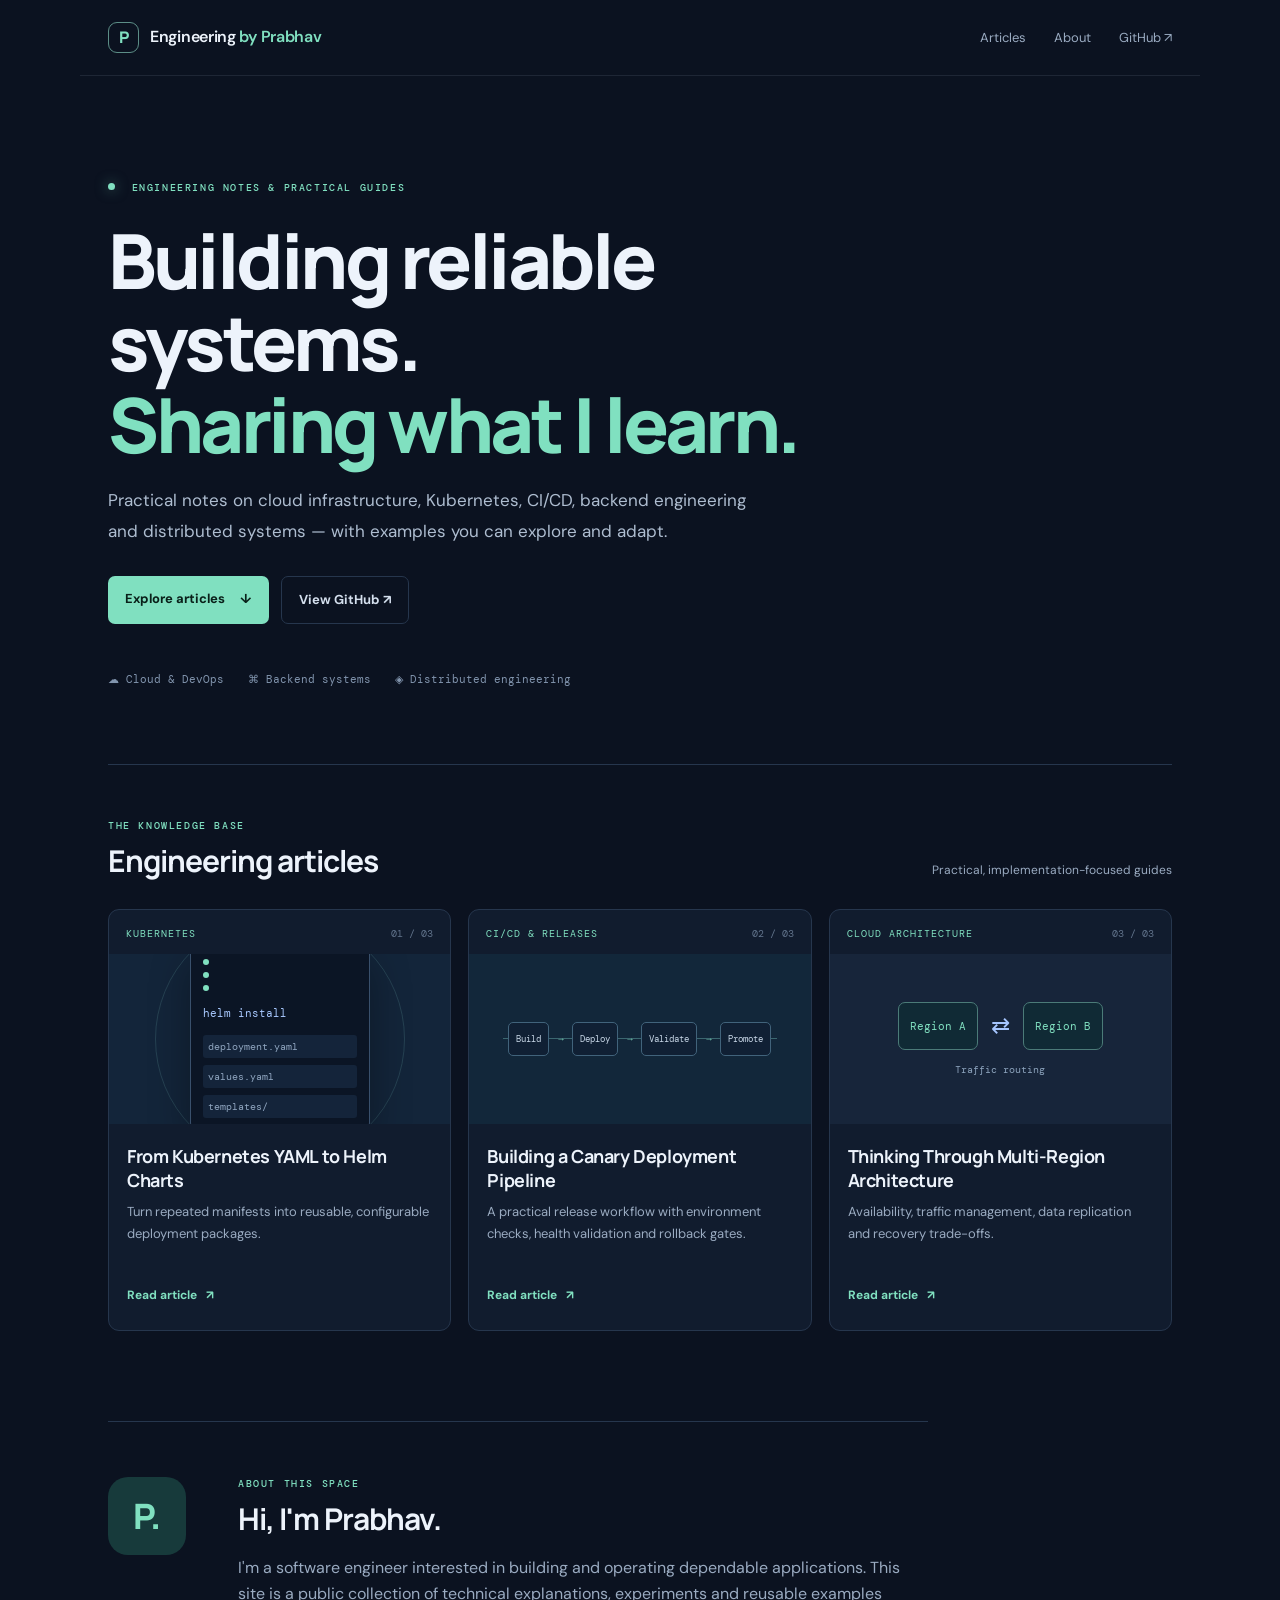
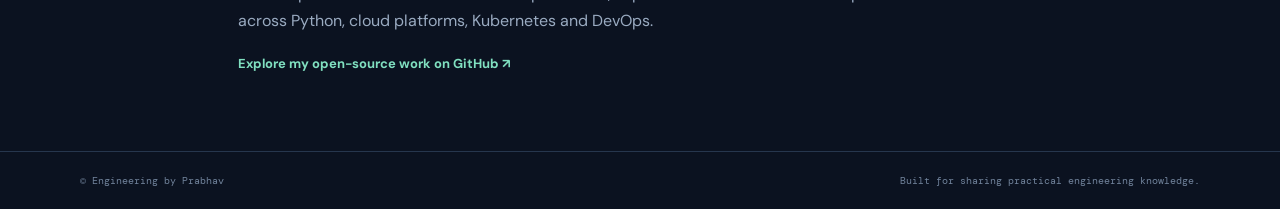
<file: index.html>
<!doctype html>
<html lang="en">
<head>
  <meta charset="utf-8">
  <meta name="viewport" content="width=device-width, initial-scale=1">
  <meta name="description" content="Prabhav Mishra's engineering notes on Kubernetes, cloud infrastructure, backend systems and practical software engineering.">
  <meta name="theme-color" content="#0b1220">
  <title>Engineering by Prabhav</title>
  <link rel="stylesheet" href="assets/style.css">
</head>
<body>
<header class="site-header">
  <a class="brand" href="index.html"><span class="brand-mark">P</span><span>Engineering <b>by Prabhav</b></span></a>
  <nav><a href="#articles">Articles</a><a href="#about">About</a><a href="https://github.com/arson19" target="_blank" rel="noreferrer">GitHub ↗</a></nav>
</header>
<main>
  <section class="hero">
    <div class="eyebrow"><span class="pulse"></span> ENGINEERING NOTES & PRACTICAL GUIDES</div>
    <h1>Building reliable systems.<br><em>Sharing what I learn.</em></h1>
    <p class="hero-copy">Practical notes on cloud infrastructure, Kubernetes, CI/CD, backend engineering and distributed systems — with examples you can explore and adapt.</p>
    <div class="hero-actions"><a class="button primary" href="#articles">Explore articles <span>↓</span></a><a class="button secondary" href="https://github.com/arson19" target="_blank" rel="noreferrer">View GitHub ↗</a></div>
    <div class="hero-meta"><span>☁ Cloud & DevOps</span><span>⌘ Backend systems</span><span>◈ Distributed engineering</span></div>
  </section>
  <section class="section" id="articles">
    <div class="section-heading"><div><div class="eyebrow">THE KNOWLEDGE BASE</div><h2>Engineering articles</h2></div><span class="section-note">Practical, implementation-focused guides</span></div>
    <div class="article-grid">
      <a class="article-card featured" href="articles/kubernetes-yaml-to-helm.html">
        <div class="card-top"><span class="tag">KUBERNETES</span><span class="card-index">01 / 03</span></div>
        <div class="card-art helm-art"><div class="art-window"><i></i><i></i><i></i><b>helm install</b><span>deployment.yaml</span><span>values.yaml</span><span>templates/</span></div><div class="art-orbit"></div></div>
        <div class="card-body"><h3>From Kubernetes YAML to Helm Charts</h3><p>Turn repeated manifests into reusable, configurable deployment packages.</p><span class="read-link">Read article <b>↗</b></span></div>
      </a>
      <a class="article-card" href="articles/canary-deployment-pipeline.html">
        <div class="card-top"><span class="tag">CI/CD & RELEASES</span><span class="card-index">02 / 03</span></div>
        <div class="card-art pipeline-art"><div class="pipeline"><span>Build</span><b>→</b><span>Deploy</span><b>→</b><span>Validate</span><b>→</b><span>Promote</span></div><div class="pipeline-line"></div></div>
        <div class="card-body"><h3>Building a Canary Deployment Pipeline</h3><p>A practical release workflow with environment checks, health validation and rollback gates.</p><span class="read-link">Read article <b>↗</b></span></div>
      </a>
      <a class="article-card" href="articles/multi-region-architecture.html">
        <div class="card-top"><span class="tag">CLOUD ARCHITECTURE</span><span class="card-index">03 / 03</span></div>
        <div class="card-art region-art"><div class="region-node node-a">Region A</div><div class="region-link">⇄</div><div class="region-node node-b">Region B</div><div class="region-cloud">Traffic routing</div></div>
        <div class="card-body"><h3>Thinking Through Multi-Region Architecture</h3><p>Availability, traffic management, data replication and recovery trade-offs.</p><span class="read-link">Read article <b>↗</b></span></div>
      </a>
    </div>
  </section>
  <section class="about" id="about">
    <div class="about-mark">P.</div><div><div class="eyebrow">ABOUT THIS SPACE</div><h2>Hi, I'm Prabhav.</h2><p>I'm a software engineer interested in building and operating dependable applications. This site is a public collection of technical explanations, experiments and reusable examples across Python, cloud platforms, Kubernetes and DevOps.</p><a class="text-link" href="https://github.com/arson19" target="_blank" rel="noreferrer">Explore my open-source work on GitHub ↗</a></div>
  </section>
</main>
<footer><span>© Engineering by Prabhav</span><span>Built for sharing practical engineering knowledge.</span></footer>
</body>
</html>
</file>
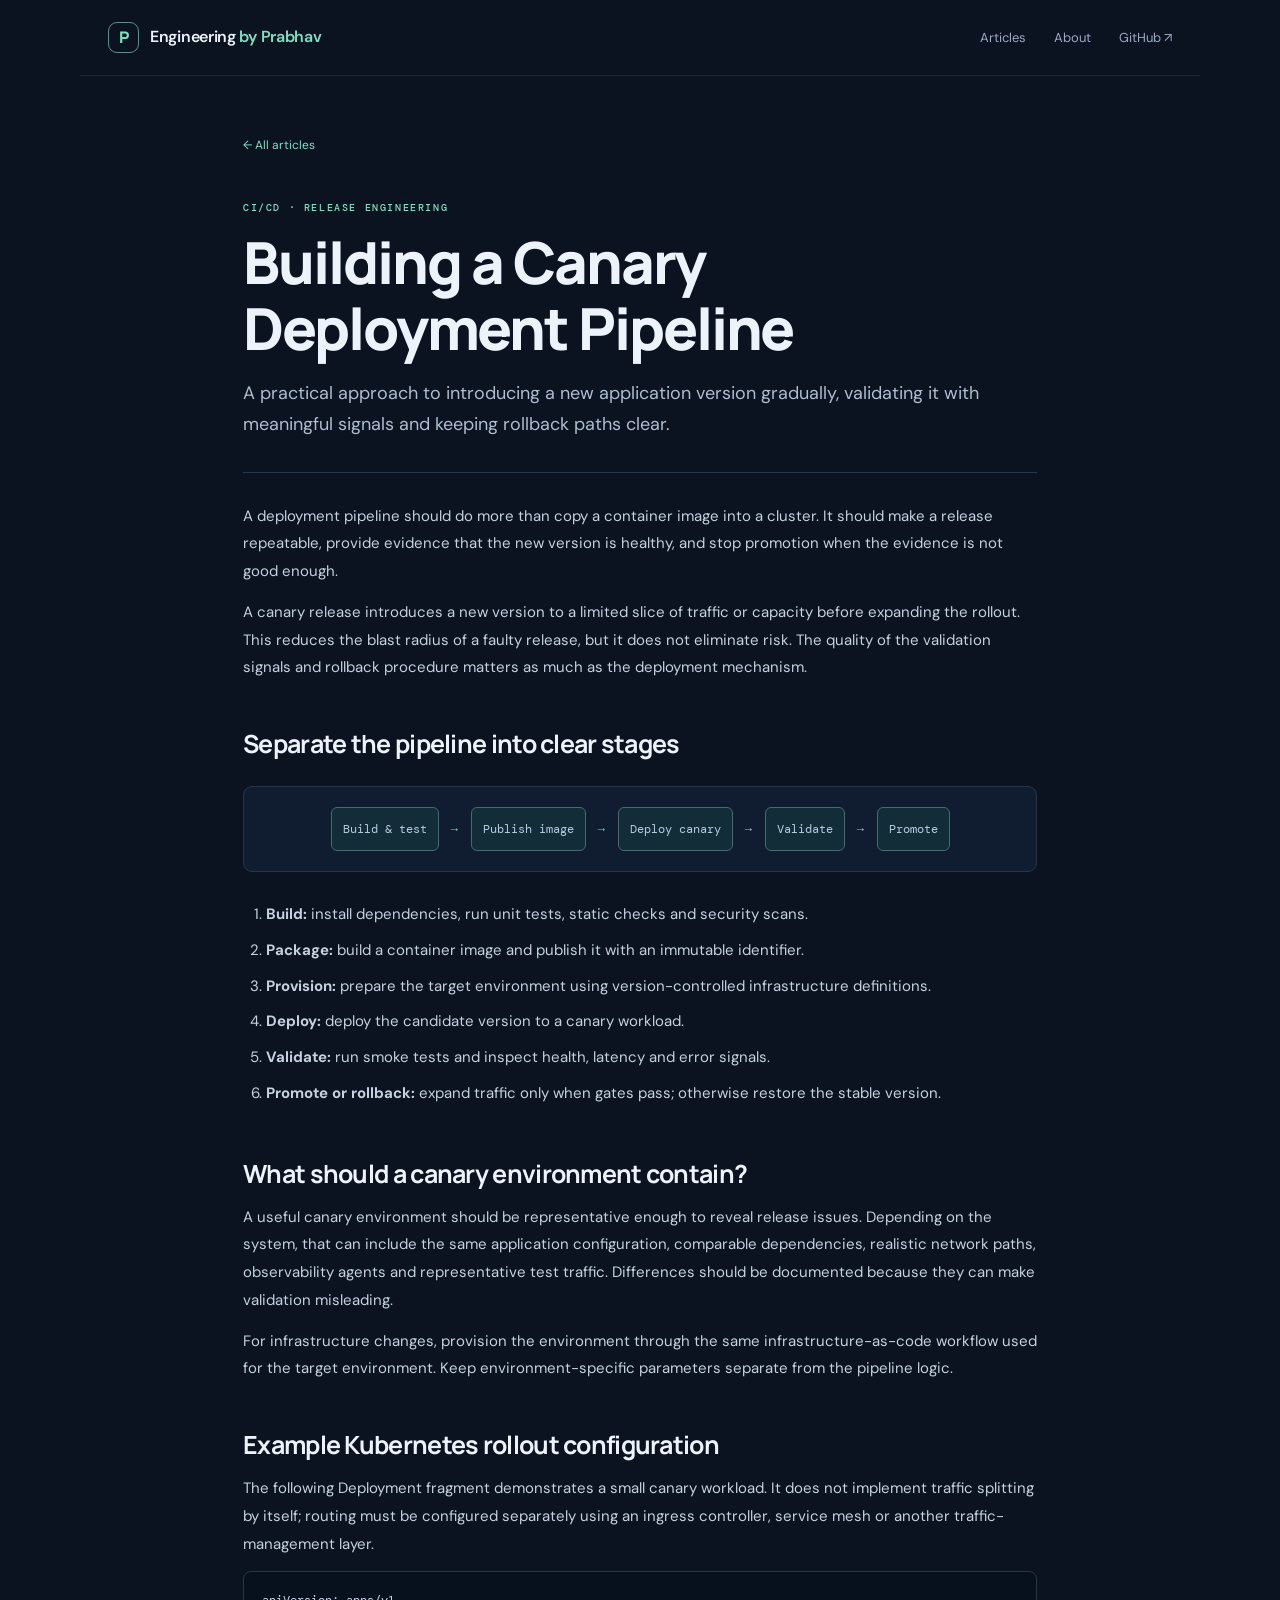
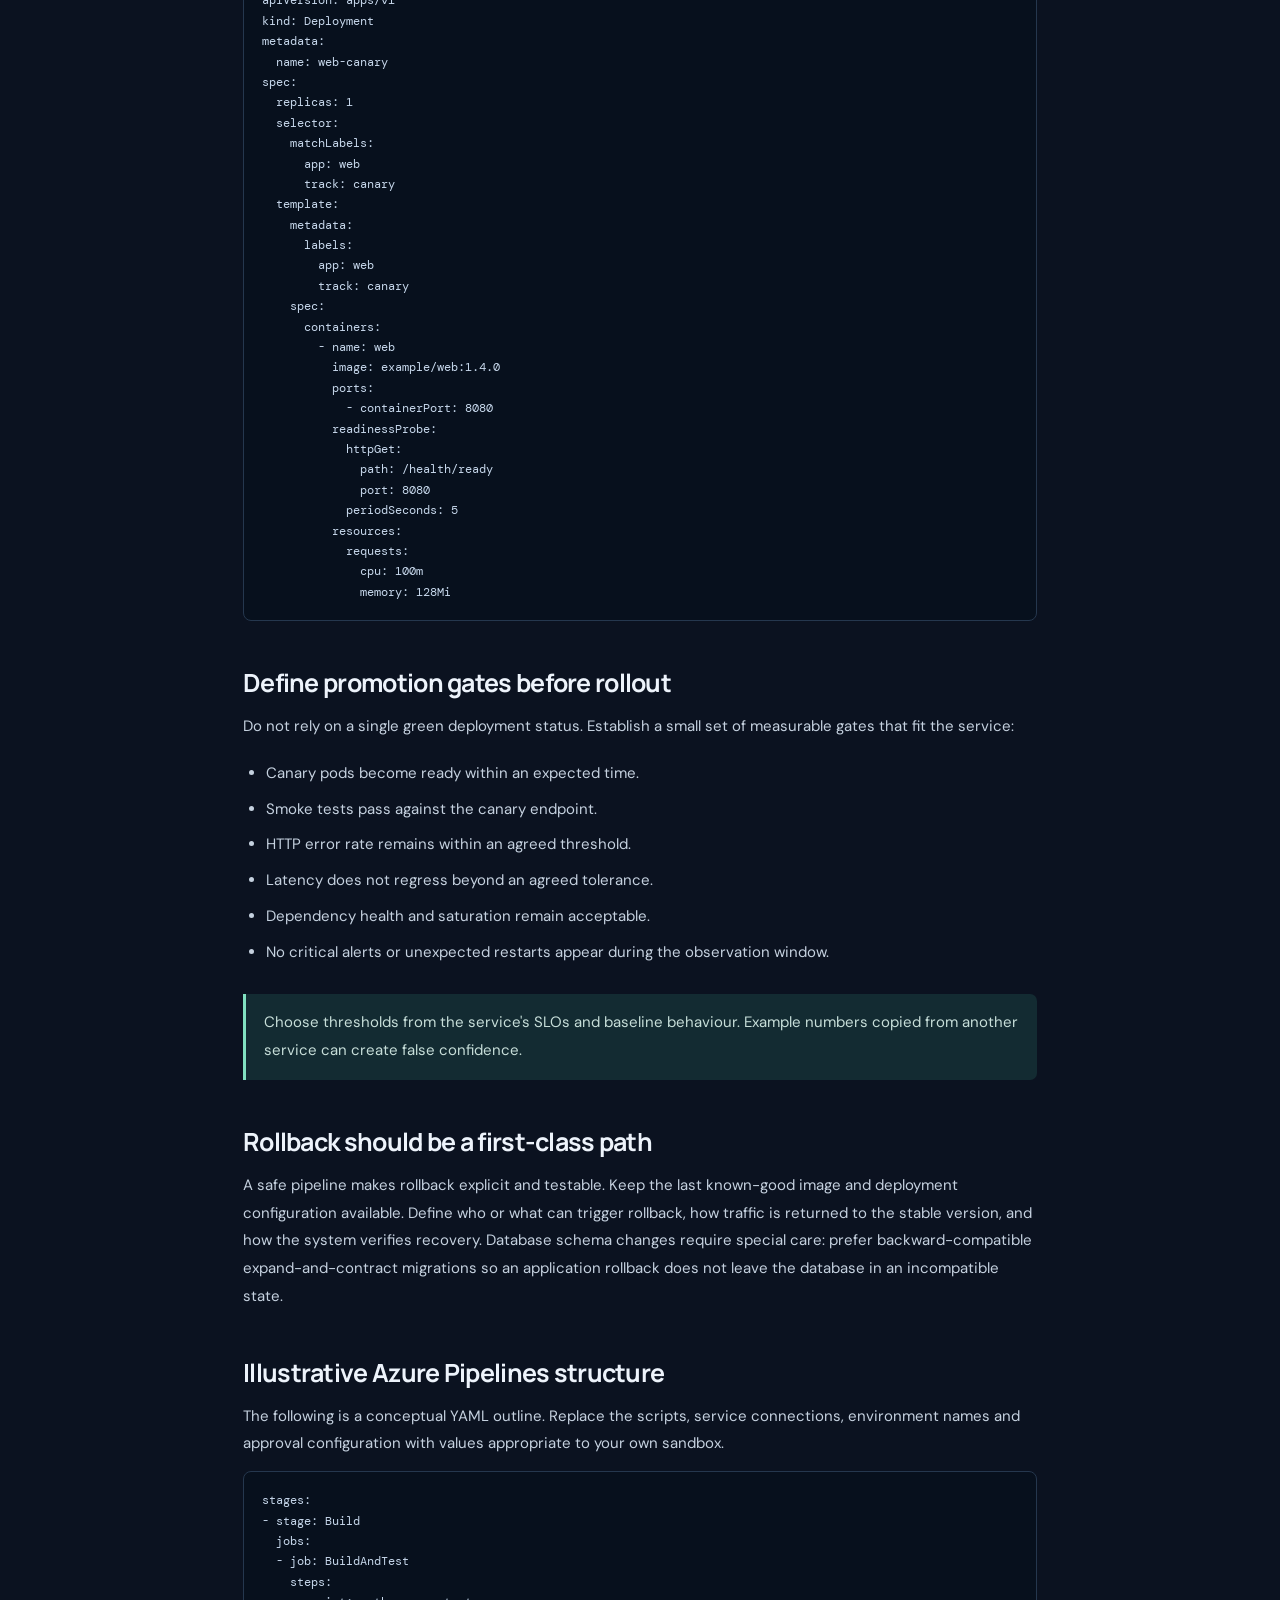
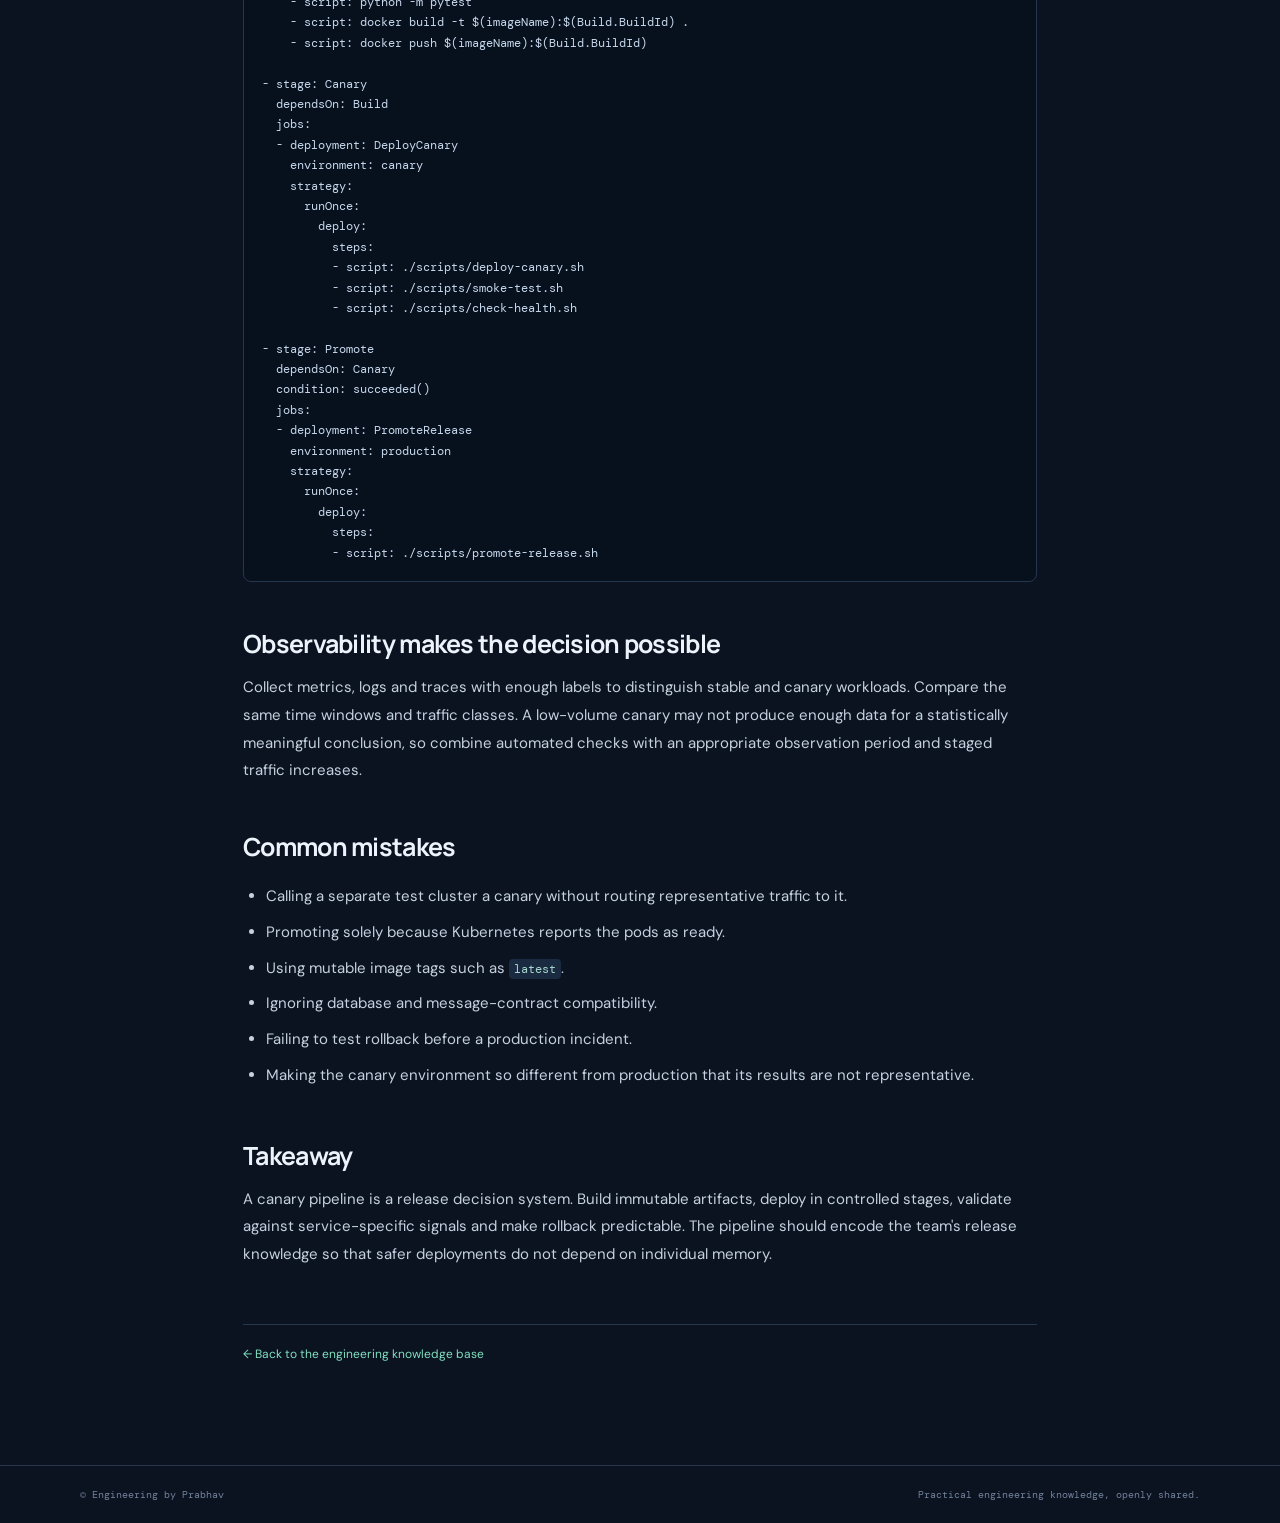
<file: articles/canary-deployment-pipeline.html>
<!doctype html>
<html lang="en"><head><meta charset="utf-8"><meta name="viewport" content="width=device-width, initial-scale=1"><meta name="description" content="Design a canary deployment workflow with staged rollout, validation gates and rollback."><title>Building a Canary Deployment Pipeline | Engineering by Prabhav</title><link rel="stylesheet" href="../assets/style.css"></head>
<body><header class="site-header"><a class="brand" href="../index.html"><span class="brand-mark">P</span><span>Engineering <b>by Prabhav</b></span></a><nav><a href="../index.html#articles">Articles</a><a href="../index.html#about">About</a><a href="https://github.com/arson19" target="_blank" rel="noreferrer">GitHub ↗</a></nav></header>
<main class="article-shell"><a class="back" href="../index.html#articles">← All articles</a><div class="article-kicker eyebrow">CI/CD · RELEASE ENGINEERING</div><h1>Building a Canary Deployment Pipeline</h1><p class="dek">A practical approach to introducing a new application version gradually, validating it with meaningful signals and keeping rollback paths clear.</p><div class="article-rule"></div>
<article class="article-content">
<p>A deployment pipeline should do more than copy a container image into a cluster. It should make a release repeatable, provide evidence that the new version is healthy, and stop promotion when the evidence is not good enough.</p>
<p>A canary release introduces a new version to a limited slice of traffic or capacity before expanding the rollout. This reduces the blast radius of a faulty release, but it does not eliminate risk. The quality of the validation signals and rollback procedure matters as much as the deployment mechanism.</p>
<h2>Separate the pipeline into clear stages</h2>
<div class="diagram"><div class="flow"><span class="node">Build & test</span><span class="arrow">→</span><span class="node">Publish image</span><span class="arrow">→</span><span class="node">Deploy canary</span><span class="arrow">→</span><span class="node">Validate</span><span class="arrow">→</span><span class="node">Promote</span></div></div>
<ol><li><b>Build:</b> install dependencies, run unit tests, static checks and security scans.</li><li><b>Package:</b> build a container image and publish it with an immutable identifier.</li><li><b>Provision:</b> prepare the target environment using version-controlled infrastructure definitions.</li><li><b>Deploy:</b> deploy the candidate version to a canary workload.</li><li><b>Validate:</b> run smoke tests and inspect health, latency and error signals.</li><li><b>Promote or rollback:</b> expand traffic only when gates pass; otherwise restore the stable version.</li></ol>
<h2>What should a canary environment contain?</h2>
<p>A useful canary environment should be representative enough to reveal release issues. Depending on the system, that can include the same application configuration, comparable dependencies, realistic network paths, observability agents and representative test traffic. Differences should be documented because they can make validation misleading.</p>
<p>For infrastructure changes, provision the environment through the same infrastructure-as-code workflow used for the target environment. Keep environment-specific parameters separate from the pipeline logic.</p>
<h2>Example Kubernetes rollout configuration</h2>
<p>The following Deployment fragment demonstrates a small canary workload. It does not implement traffic splitting by itself; routing must be configured separately using an ingress controller, service mesh or another traffic-management layer.</p>
<pre>apiVersion: apps/v1
kind: Deployment
metadata:
  name: web-canary
spec:
  replicas: 1
  selector:
    matchLabels:
      app: web
      track: canary
  template:
    metadata:
      labels:
        app: web
        track: canary
    spec:
      containers:
        - name: web
          image: example/web:1.4.0
          ports:
            - containerPort: 8080
          readinessProbe:
            httpGet:
              path: /health/ready
              port: 8080
            periodSeconds: 5
          resources:
            requests:
              cpu: 100m
              memory: 128Mi</pre>
<h2>Define promotion gates before rollout</h2>
<p>Do not rely on a single green deployment status. Establish a small set of measurable gates that fit the service:</p>
<ul><li>Canary pods become ready within an expected time.</li><li>Smoke tests pass against the canary endpoint.</li><li>HTTP error rate remains within an agreed threshold.</li><li>Latency does not regress beyond an agreed tolerance.</li><li>Dependency health and saturation remain acceptable.</li><li>No critical alerts or unexpected restarts appear during the observation window.</li></ul>
<div class="callout">Choose thresholds from the service's SLOs and baseline behaviour. Example numbers copied from another service can create false confidence.</div>
<h2>Rollback should be a first-class path</h2>
<p>A safe pipeline makes rollback explicit and testable. Keep the last known-good image and deployment configuration available. Define who or what can trigger rollback, how traffic is returned to the stable version, and how the system verifies recovery. Database schema changes require special care: prefer backward-compatible expand-and-contract migrations so an application rollback does not leave the database in an incompatible state.</p>
<h2>Illustrative Azure Pipelines structure</h2>
<p>The following is a conceptual YAML outline. Replace the scripts, service connections, environment names and approval configuration with values appropriate to your own sandbox.</p>
<pre>stages:
- stage: Build
  jobs:
  - job: BuildAndTest
    steps:
    - script: python -m pytest
    - script: docker build -t $(imageName):$(Build.BuildId) .
    - script: docker push $(imageName):$(Build.BuildId)

- stage: Canary
  dependsOn: Build
  jobs:
  - deployment: DeployCanary
    environment: canary
    strategy:
      runOnce:
        deploy:
          steps:
          - script: ./scripts/deploy-canary.sh
          - script: ./scripts/smoke-test.sh
          - script: ./scripts/check-health.sh

- stage: Promote
  dependsOn: Canary
  condition: succeeded()
  jobs:
  - deployment: PromoteRelease
    environment: production
    strategy:
      runOnce:
        deploy:
          steps:
          - script: ./scripts/promote-release.sh</pre>
<h2>Observability makes the decision possible</h2>
<p>Collect metrics, logs and traces with enough labels to distinguish stable and canary workloads. Compare the same time windows and traffic classes. A low-volume canary may not produce enough data for a statistically meaningful conclusion, so combine automated checks with an appropriate observation period and staged traffic increases.</p>
<h2>Common mistakes</h2>
<ul><li>Calling a separate test cluster a canary without routing representative traffic to it.</li><li>Promoting solely because Kubernetes reports the pods as ready.</li><li>Using mutable image tags such as <code>latest</code>.</li><li>Ignoring database and message-contract compatibility.</li><li>Failing to test rollback before a production incident.</li><li>Making the canary environment so different from production that its results are not representative.</li></ul>
<h2>Takeaway</h2>
<p>A canary pipeline is a release decision system. Build immutable artifacts, deploy in controlled stages, validate against service-specific signals and make rollback predictable. The pipeline should encode the team's release knowledge so that safer deployments do not depend on individual memory.</p>
</article><div class="article-footer"><a class="back" href="../index.html#articles">← Back to the engineering knowledge base</a></div></main><footer><span>© Engineering by Prabhav</span><span>Practical engineering knowledge, openly shared.</span></footer></body></html>
</file>
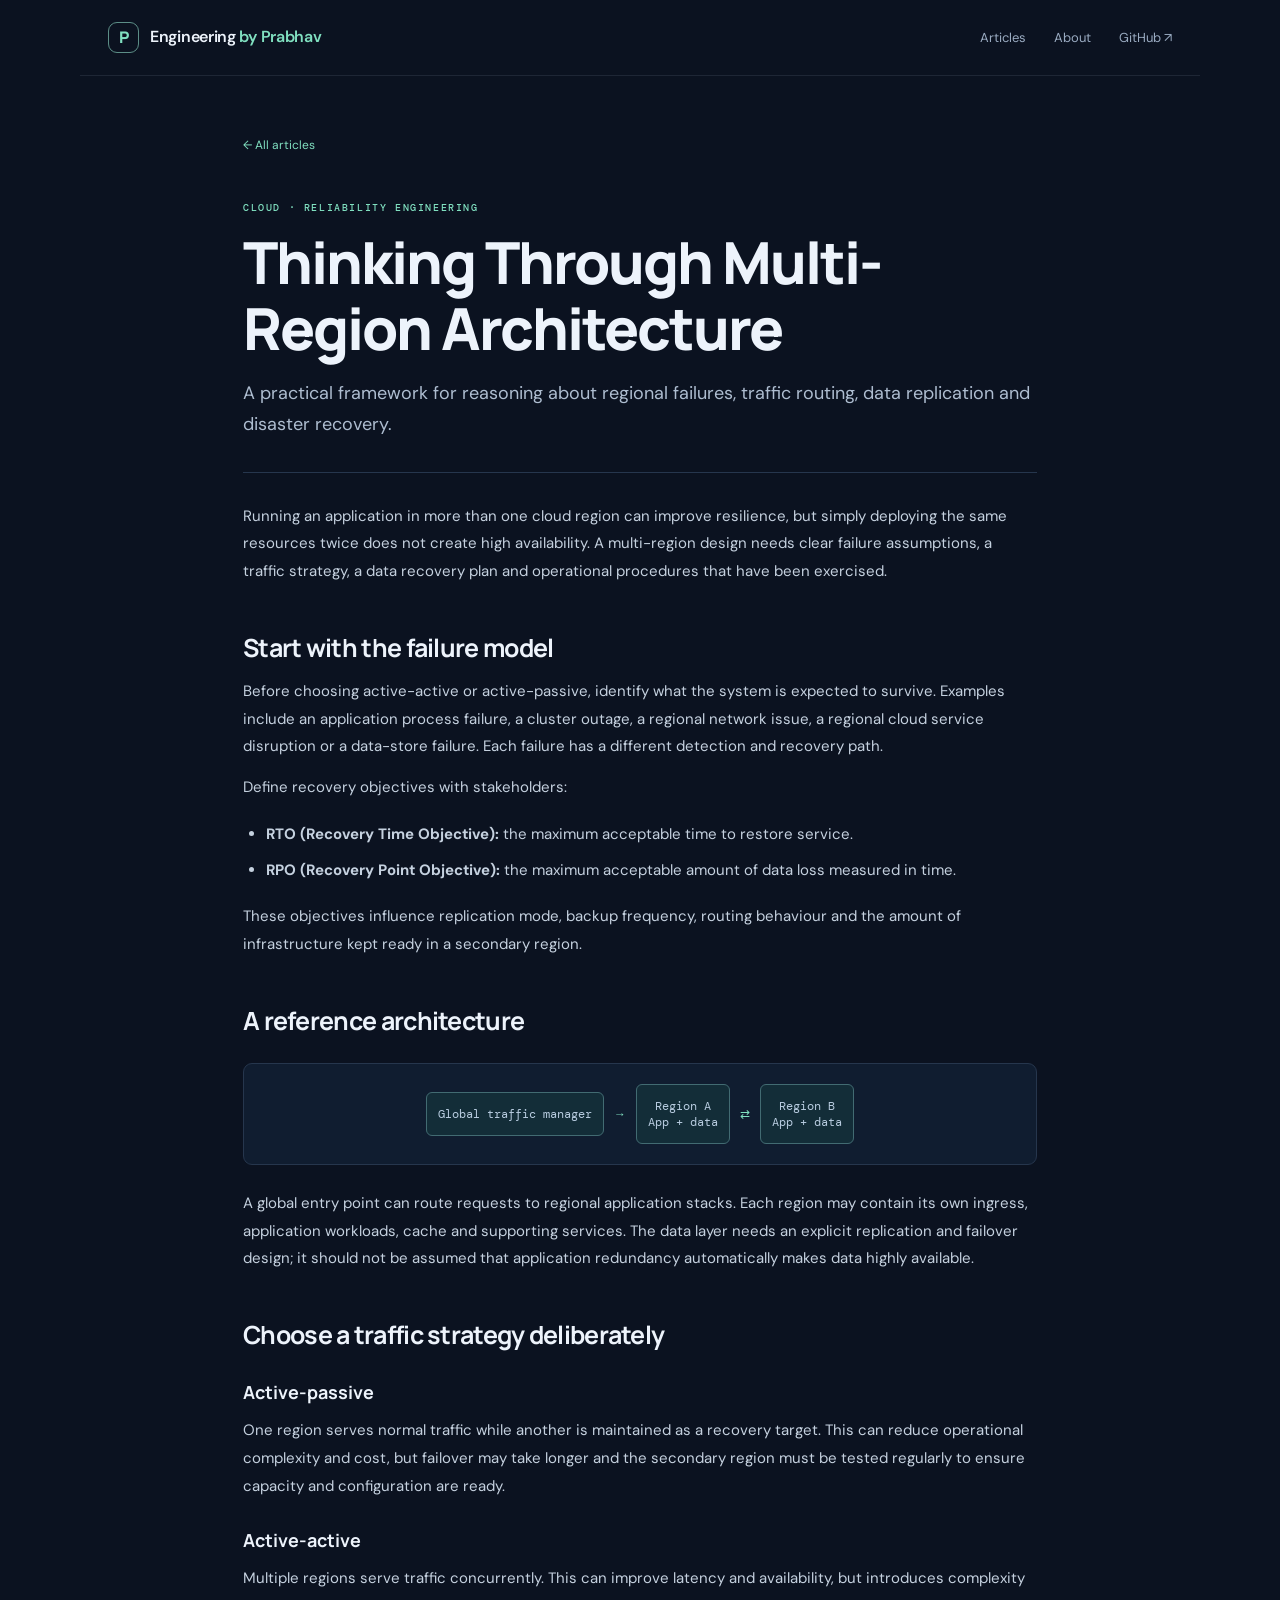
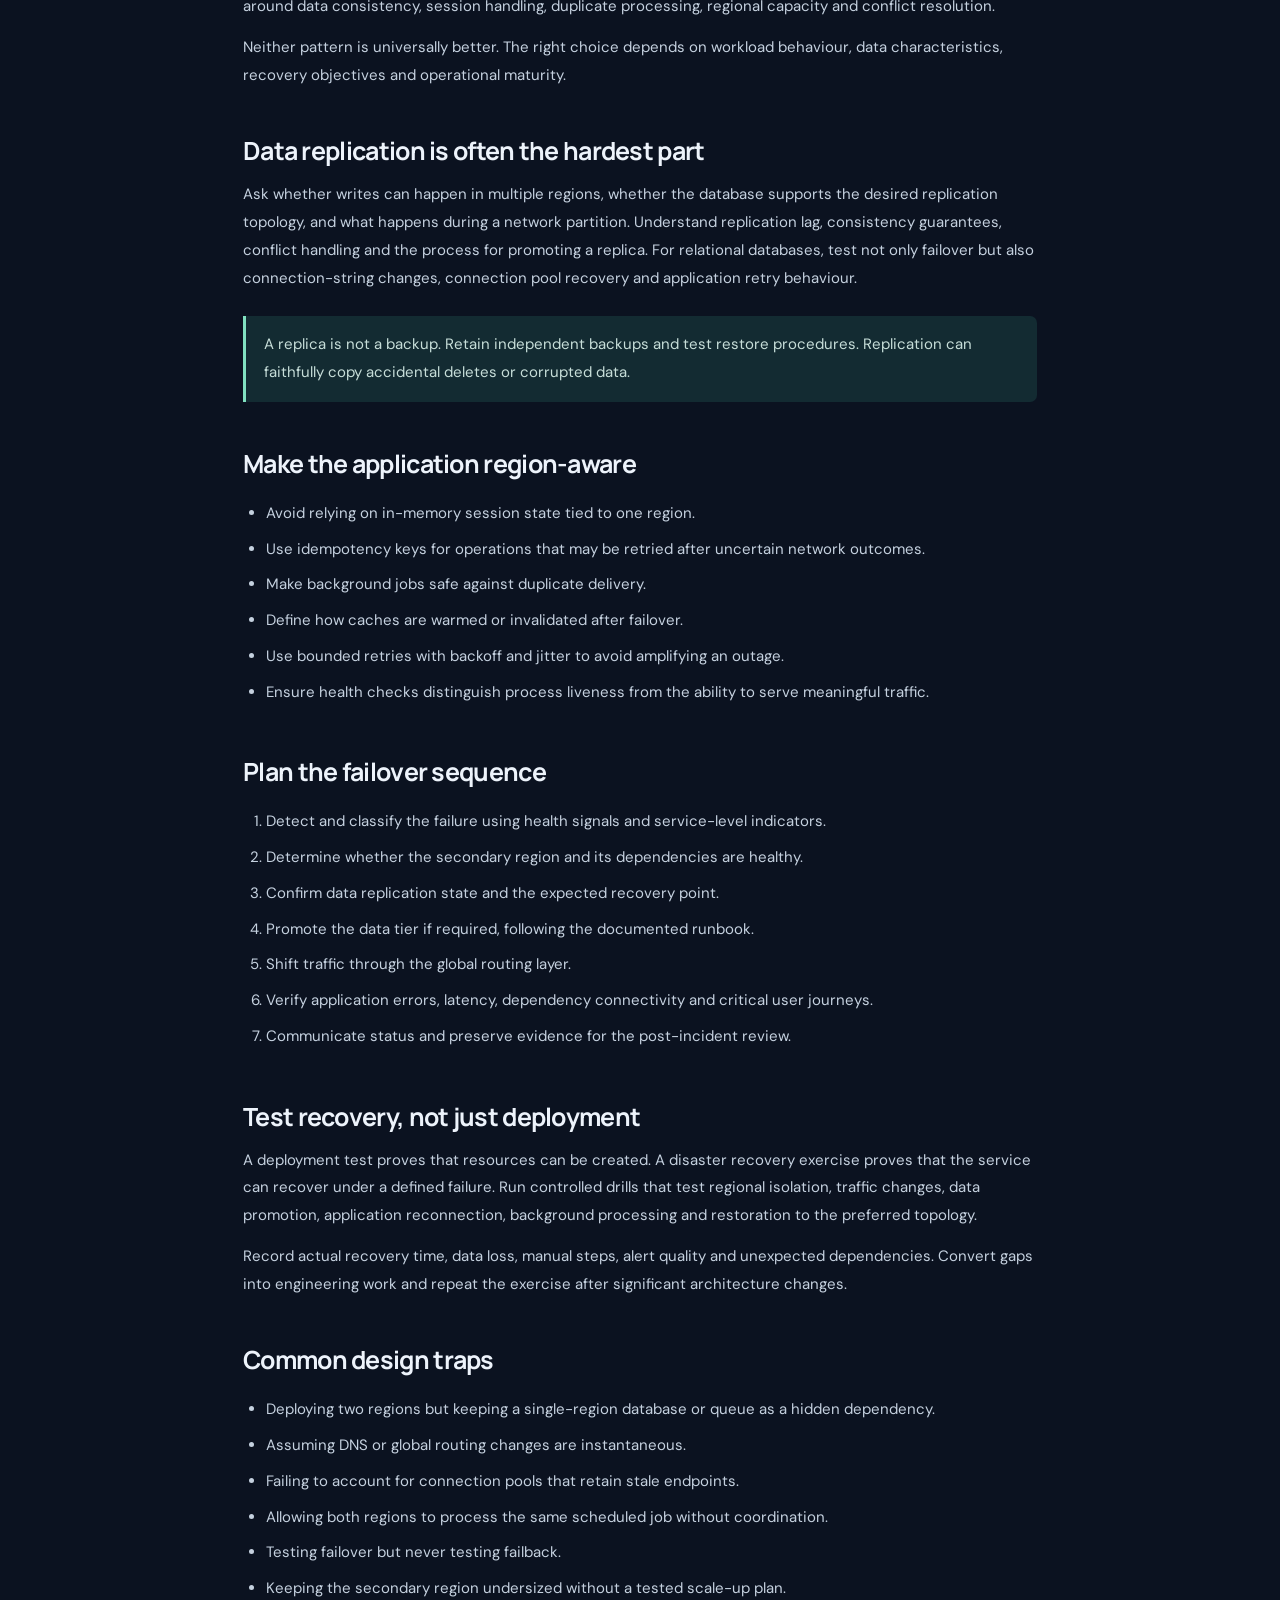
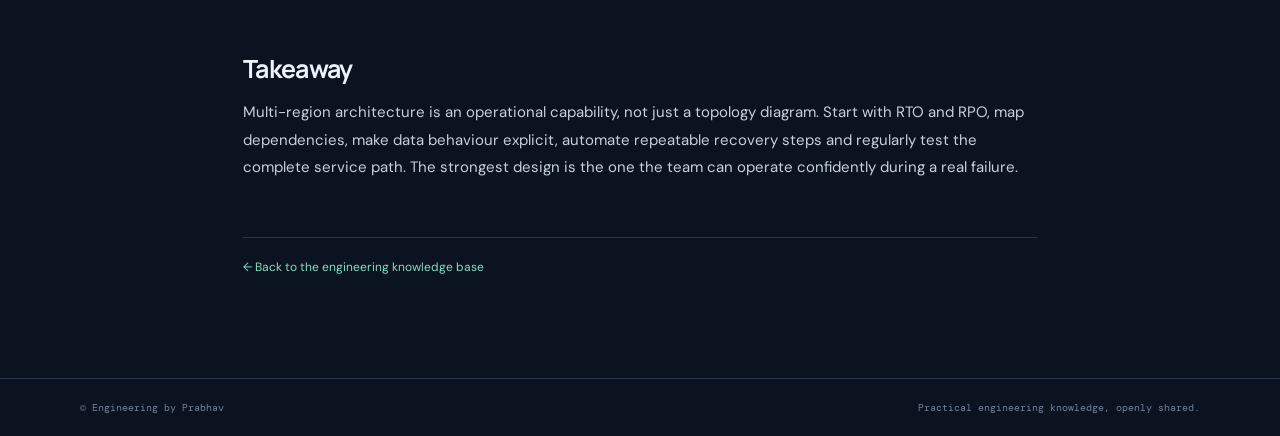
<file: articles/multi-region-architecture.html>
<!doctype html>
<html lang="en"><head><meta charset="utf-8"><meta name="viewport" content="width=device-width, initial-scale=1"><meta name="description" content="A practical framework for thinking about multi-region application availability and disaster recovery."><title>Thinking Through Multi-Region Architecture | Engineering by Prabhav</title><link rel="stylesheet" href="../assets/style.css"></head>
<body><header class="site-header"><a class="brand" href="../index.html"><span class="brand-mark">P</span><span>Engineering <b>by Prabhav</b></span></a><nav><a href="../index.html#articles">Articles</a><a href="../index.html#about">About</a><a href="https://github.com/arson19" target="_blank" rel="noreferrer">GitHub ↗</a></nav></header>
<main class="article-shell"><a class="back" href="../index.html#articles">← All articles</a><div class="article-kicker eyebrow">CLOUD · RELIABILITY ENGINEERING</div><h1>Thinking Through Multi-Region Architecture</h1><p class="dek">A practical framework for reasoning about regional failures, traffic routing, data replication and disaster recovery.</p><div class="article-rule"></div>
<article class="article-content">
<p>Running an application in more than one cloud region can improve resilience, but simply deploying the same resources twice does not create high availability. A multi-region design needs clear failure assumptions, a traffic strategy, a data recovery plan and operational procedures that have been exercised.</p>
<h2>Start with the failure model</h2>
<p>Before choosing active-active or active-passive, identify what the system is expected to survive. Examples include an application process failure, a cluster outage, a regional network issue, a regional cloud service disruption or a data-store failure. Each failure has a different detection and recovery path.</p>
<p>Define recovery objectives with stakeholders:</p>
<ul><li><b>RTO (Recovery Time Objective):</b> the maximum acceptable time to restore service.</li><li><b>RPO (Recovery Point Objective):</b> the maximum acceptable amount of data loss measured in time.</li></ul>
<p>These objectives influence replication mode, backup frequency, routing behaviour and the amount of infrastructure kept ready in a secondary region.</p>
<h2>A reference architecture</h2>
<div class="diagram"><div class="flow"><span class="node">Global traffic manager</span><span class="arrow">→</span><span class="node">Region A<br>App + data</span><span class="arrow">⇄</span><span class="node">Region B<br>App + data</span></div></div>
<p>A global entry point can route requests to regional application stacks. Each region may contain its own ingress, application workloads, cache and supporting services. The data layer needs an explicit replication and failover design; it should not be assumed that application redundancy automatically makes data highly available.</p>
<h2>Choose a traffic strategy deliberately</h2>
<h3>Active-passive</h3>
<p>One region serves normal traffic while another is maintained as a recovery target. This can reduce operational complexity and cost, but failover may take longer and the secondary region must be tested regularly to ensure capacity and configuration are ready.</p>
<h3>Active-active</h3>
<p>Multiple regions serve traffic concurrently. This can improve latency and availability, but introduces complexity around data consistency, session handling, duplicate processing, regional capacity and conflict resolution.</p>
<p>Neither pattern is universally better. The right choice depends on workload behaviour, data characteristics, recovery objectives and operational maturity.</p>
<h2>Data replication is often the hardest part</h2>
<p>Ask whether writes can happen in multiple regions, whether the database supports the desired replication topology, and what happens during a network partition. Understand replication lag, consistency guarantees, conflict handling and the process for promoting a replica. For relational databases, test not only failover but also connection-string changes, connection pool recovery and application retry behaviour.</p>
<div class="callout">A replica is not a backup. Retain independent backups and test restore procedures. Replication can faithfully copy accidental deletes or corrupted data.</div>
<h2>Make the application region-aware</h2>
<ul><li>Avoid relying on in-memory session state tied to one region.</li><li>Use idempotency keys for operations that may be retried after uncertain network outcomes.</li><li>Make background jobs safe against duplicate delivery.</li><li>Define how caches are warmed or invalidated after failover.</li><li>Use bounded retries with backoff and jitter to avoid amplifying an outage.</li><li>Ensure health checks distinguish process liveness from the ability to serve meaningful traffic.</li></ul>
<h2>Plan the failover sequence</h2>
<ol><li>Detect and classify the failure using health signals and service-level indicators.</li><li>Determine whether the secondary region and its dependencies are healthy.</li><li>Confirm data replication state and the expected recovery point.</li><li>Promote the data tier if required, following the documented runbook.</li><li>Shift traffic through the global routing layer.</li><li>Verify application errors, latency, dependency connectivity and critical user journeys.</li><li>Communicate status and preserve evidence for the post-incident review.</li></ol>
<h2>Test recovery, not just deployment</h2>
<p>A deployment test proves that resources can be created. A disaster recovery exercise proves that the service can recover under a defined failure. Run controlled drills that test regional isolation, traffic changes, data promotion, application reconnection, background processing and restoration to the preferred topology.</p>
<p>Record actual recovery time, data loss, manual steps, alert quality and unexpected dependencies. Convert gaps into engineering work and repeat the exercise after significant architecture changes.</p>
<h2>Common design traps</h2>
<ul><li>Deploying two regions but keeping a single-region database or queue as a hidden dependency.</li><li>Assuming DNS or global routing changes are instantaneous.</li><li>Failing to account for connection pools that retain stale endpoints.</li><li>Allowing both regions to process the same scheduled job without coordination.</li><li>Testing failover but never testing failback.</li><li>Keeping the secondary region undersized without a tested scale-up plan.</li></ul>
<h2>Takeaway</h2>
<p>Multi-region architecture is an operational capability, not just a topology diagram. Start with RTO and RPO, map dependencies, make data behaviour explicit, automate repeatable recovery steps and regularly test the complete service path. The strongest design is the one the team can operate confidently during a real failure.</p>
</article><div class="article-footer"><a class="back" href="../index.html#articles">← Back to the engineering knowledge base</a></div></main><footer><span>© Engineering by Prabhav</span><span>Practical engineering knowledge, openly shared.</span></footer></body></html>
</file>
<file: assets/style.css>
@import url('https://fonts.googleapis.com/css2?family=DM+Mono:wght@400;500&family=DM+Sans:wght@400;500;600;700&family=Manrope:wght@400;500;600;700;800&display=swap');
:root{--bg:#0b1220;--panel:#111c2e;--panel2:#142238;--text:#edf3fb;--muted:#9aabc1;--line:#26364d;--accent:#80e0c0;--accent2:#8cb8ff;--max:1120px}
*{box-sizing:border-box}html{scroll-behavior:smooth}body{margin:0;background:var(--bg);color:var(--text);font-family:'DM Sans',sans-serif;line-height:1.65}a{color:inherit;text-decoration:none}.site-header{height:76px;max-width:var(--max);margin:auto;padding:0 28px;display:flex;align-items:center;justify-content:space-between;border-bottom:1px solid rgba(154,171,193,.13)}.brand{display:flex;align-items:center;gap:11px;font-weight:600;letter-spacing:-.3px}.brand b{color:var(--accent);font-weight:600}.brand-mark{width:31px;height:31px;border:1px solid #5c8e87;border-radius:9px;display:grid;place-items:center;color:var(--accent);font-family:Manrope;font-weight:800}.site-header nav{display:flex;gap:28px;color:var(--muted);font-size:13px}.site-header nav a:hover,.text-link:hover{color:var(--accent)}main{max-width:var(--max);margin:auto;padding:0 28px}.hero{padding:105px 0 78px;max-width:850px}.eyebrow{font:500 10px 'DM Mono',monospace;letter-spacing:1.6px;color:var(--accent)}.pulse{display:inline-block;width:7px;height:7px;border-radius:50%;background:var(--accent);margin:0 9px 1px 0;box-shadow:0 0 13px #80e0c080}.hero h1{font:800 clamp(42px,7vw,76px)/1.08 Manrope,sans-serif;letter-spacing:-3.5px;margin:25px 0 20px}.hero h1 em{font-style:normal;color:var(--accent)}.hero-copy{max-width:650px;color:#aebdd0;font-size:17px;line-height:1.8}.hero-actions{display:flex;gap:12px;margin-top:30px}.button{padding:12px 17px;border-radius:7px;font-size:13px;font-weight:700}.button.primary{background:var(--accent);color:#092019}.button.primary span{margin-left:12px}.button.secondary{border:1px solid var(--line);color:#d4dfed}.hero-meta{display:flex;gap:24px;flex-wrap:wrap;margin-top:48px;color:#8295ae;font:11px 'DM Mono',monospace}.section{padding:54px 0 90px;border-top:1px solid var(--line)}.section-heading{display:flex;align-items:end;justify-content:space-between;margin-bottom:28px}.section h2,.about h2{font:700 30px Manrope;margin:8px 0 0;letter-spacing:-1px}.section-note{font-size:12px;color:var(--muted)}.article-grid{display:grid;grid-template-columns:repeat(3,1fr);gap:17px}.article-card{background:var(--panel);border:1px solid var(--line);border-radius:11px;overflow:hidden;transition:transform .2s,border-color .2s}.article-card:hover{transform:translateY(-4px);border-color:#527c79}.card-top{display:flex;justify-content:space-between;padding:17px 17px 0}.tag{font:10px 'DM Mono';letter-spacing:1px;color:var(--accent)}.card-index{font:10px 'DM Mono';color:#62748c}.card-art{height:170px;margin:14px 0 0;background:#13253a;position:relative;overflow:hidden;display:flex;align-items:center;justify-content:center}.art-window{width:180px;background:#0b1525;border:1px solid #39506c;border-radius:8px;padding:12px;display:grid;gap:7px;box-shadow:0 15px 40px #0005;z-index:2}.art-window i{display:inline-block;width:6px;height:6px;border-radius:50%;background:#80e0c0;margin-right:3px}.art-window b{font:11px 'DM Mono';color:#a9c9ff;margin:8px 0}.art-window span{font:10px 'DM Mono';color:#91a7c1;padding:5px;background:#14243a;border-radius:3px}.art-orbit{position:absolute;width:250px;height:250px;border:1px solid #416b76;border-radius:50%;opacity:.4}.pipeline-art{background:#12273a}.pipeline{display:flex;align-items:center;gap:7px;font:9px 'DM Mono';z-index:2}.pipeline span{padding:10px 7px;border:1px solid #41637b;border-radius:5px;background:#102034;color:#c9d8e8}.pipeline b{color:var(--accent)}.pipeline-line{position:absolute;width:80%;height:1px;background:#3b6770}.region-art{background:#17253a;gap:13px;flex-wrap:wrap;align-content:center}.region-node{padding:16px 11px;border:1px solid #4b7b78;background:#102a35;border-radius:7px;font:11px 'DM Mono';color:var(--accent)}.region-link{color:#a6c6ff;font-size:23px}.region-cloud{flex-basis:100%;text-align:center;color:#8da4bd;font:10px 'DM Mono'}.card-body{padding:20px 18px 22px}.card-body h3{font:700 18px/1.35 Manrope;margin:0 0 9px;letter-spacing:-.4px}.card-body p{font-size:13px;color:var(--muted);min-height:62px;margin:0 0 18px}.read-link{font-size:12px;font-weight:700;color:var(--accent)}.read-link b{margin-left:6px}.about{display:grid;grid-template-columns:100px 1fr;gap:30px;padding:55px 0 75px;border-top:1px solid var(--line);max-width:820px}.about-mark{width:78px;height:78px;border-radius:20px;background:#173a3b;color:var(--accent);display:grid;place-items:center;font:800 35px Manrope}.about p{color:var(--muted);max-width:680px}.text-link{font-size:13px;color:var(--accent);font-weight:700}footer{border-top:1px solid var(--line);padding:22px max(28px,calc((100% - var(--max))/2));display:flex;justify-content:space-between;color:#71839b;font:10px 'DM Mono';gap:15px}
.article-shell{max-width:850px;margin:0 auto;padding:55px 28px 100px}.back{font-size:12px;color:var(--accent)}.article-kicker{margin-top:44px}.article-shell h1{font:800 clamp(36px,6vw,58px)/1.13 Manrope;letter-spacing:-2px;margin:15px 0 18px}.dek{font-size:18px;color:#aebdd0;line-height:1.7;margin-bottom:32px}.article-rule{height:1px;background:var(--line);margin:30px 0}.article-content{font-size:15px;color:#c5d1df;line-height:1.85}.article-content h2{font:700 25px Manrope;color:var(--text);letter-spacing:-.7px;margin:44px 0 12px}.article-content h3{font:700 18px Manrope;color:var(--text);margin:28px 0 8px}.article-content p{margin:13px 0}.article-content ul,.article-content ol{padding-left:23px}.article-content li{padding:4px 0}.article-content code{font:12px 'DM Mono';background:#1a2a40;color:#a8d9d0;padding:2px 5px;border-radius:4px}.article-content pre{overflow:auto;background:#07101d;border:1px solid #25374e;padding:18px;border-radius:8px;color:#c7d8ec;font:12px/1.7 'DM Mono'}.callout{border-left:3px solid var(--accent);background:#132b32;padding:15px 18px;border-radius:0 7px 7px 0;margin:24px 0;color:#c7ded9}.diagram{border:1px solid var(--line);background:#101d30;padding:20px;border-radius:9px;margin:25px 0;text-align:center;color:#b9cde1;font:12px 'DM Mono';overflow:auto}.diagram .flow{display:flex;align-items:center;justify-content:center;gap:10px;min-width:550px}.diagram .node{padding:13px 11px;border:1px solid #426b72;background:#132d38;border-radius:6px}.diagram .arrow{color:var(--accent)}.article-footer{margin-top:55px;padding-top:20px;border-top:1px solid var(--line);color:#8093aa;font-size:12px}
@media(max-width:760px){.article-grid{grid-template-columns:1fr}.card-art{height:155px}.hero{padding-top:75px}.hero h1{letter-spacing:-2px}.section-heading{display:block}.section-note{display:block;margin-top:8px}.about{grid-template-columns:1fr;gap:18px}.site-header{padding:0 18px}.site-header nav{gap:14px;font-size:11px}main{padding:0 18px}.hero-meta{gap:13px}footer{padding:20px 18px;flex-direction:column}.article-shell{padding:35px 20px 70px}}
</file>
